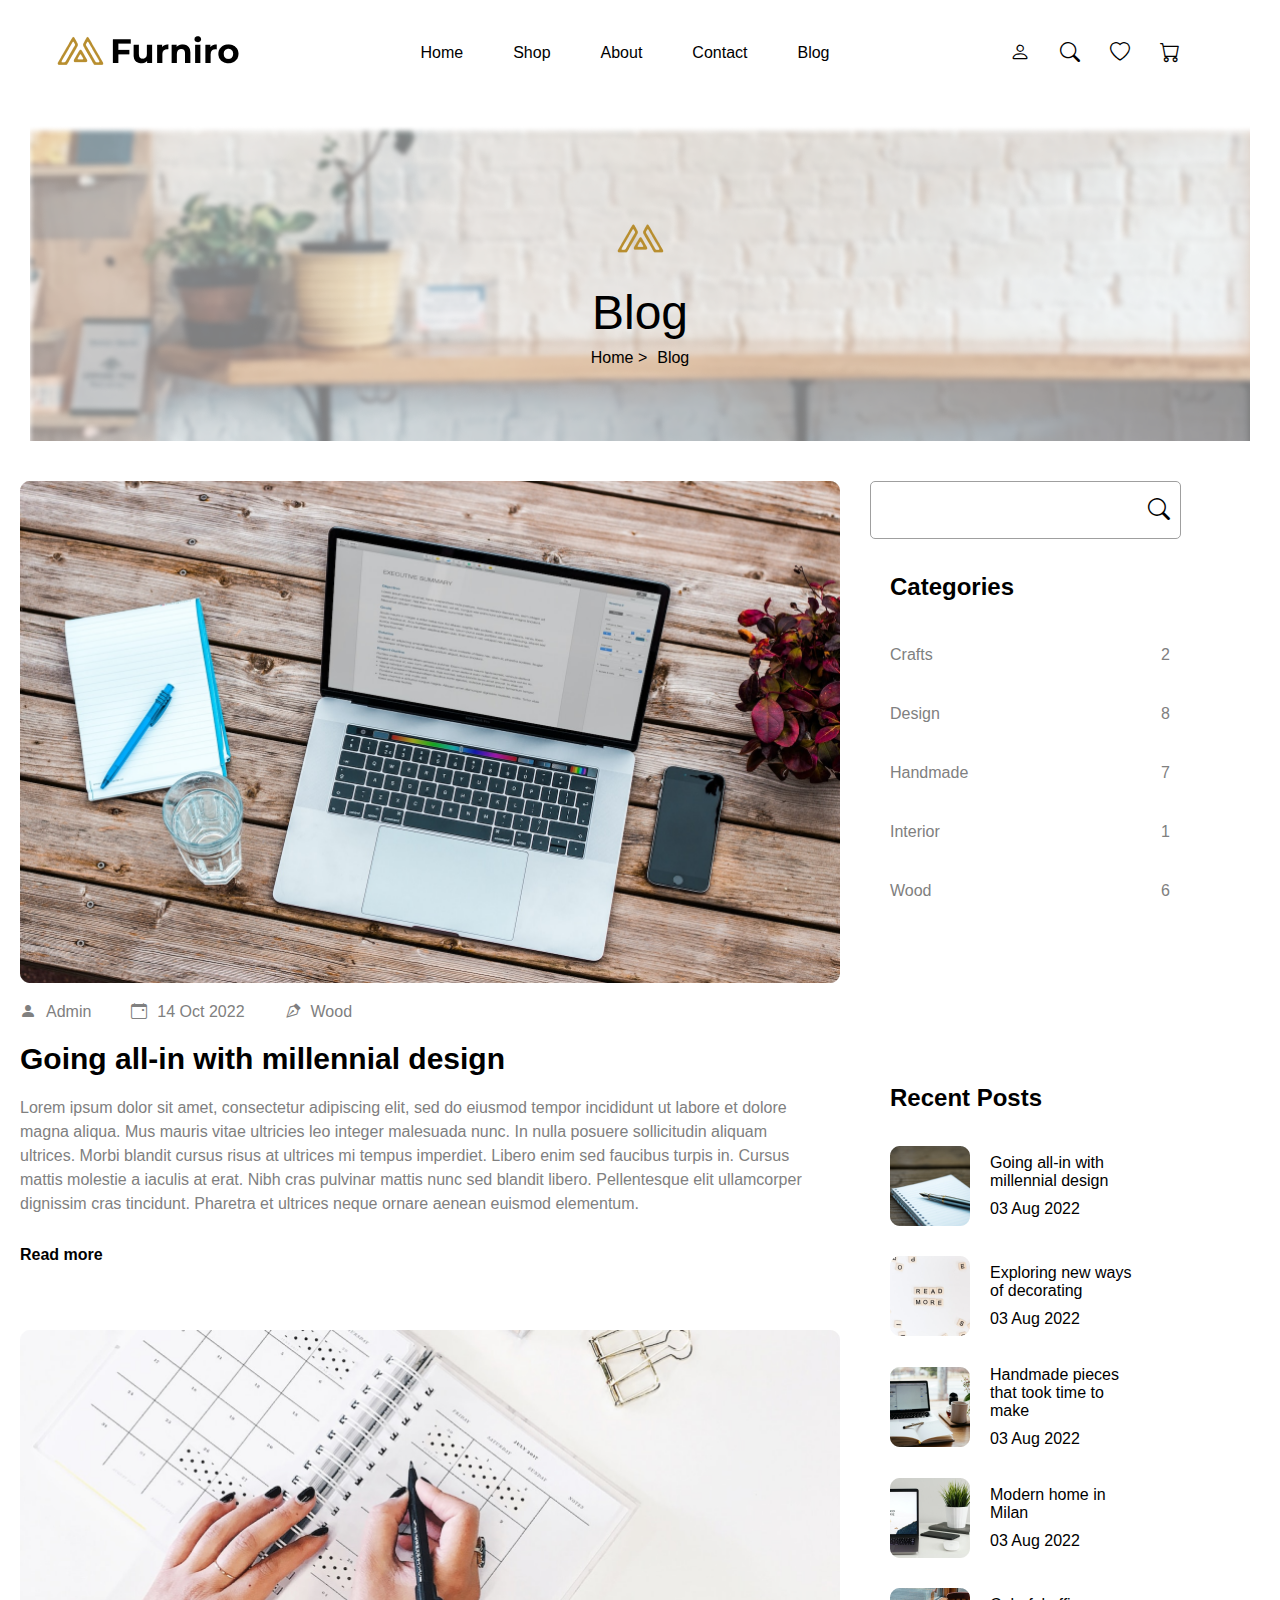
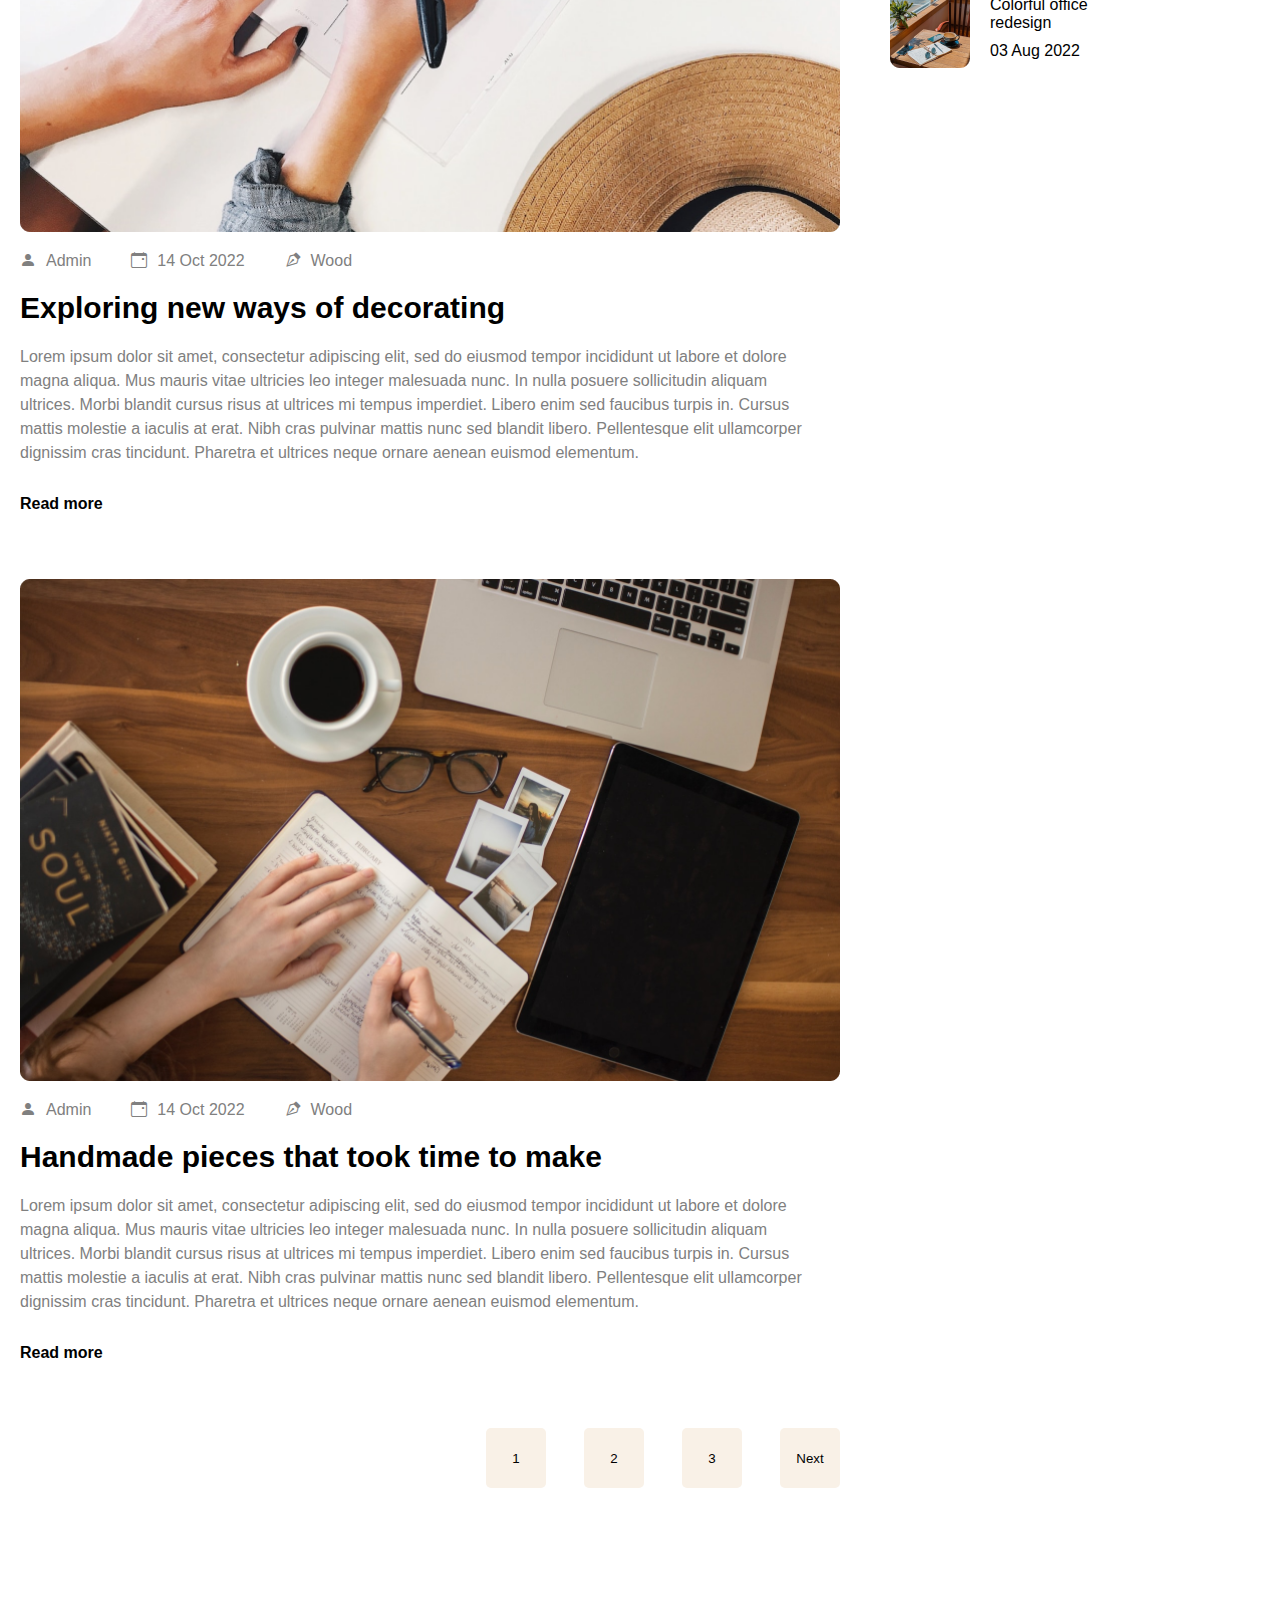
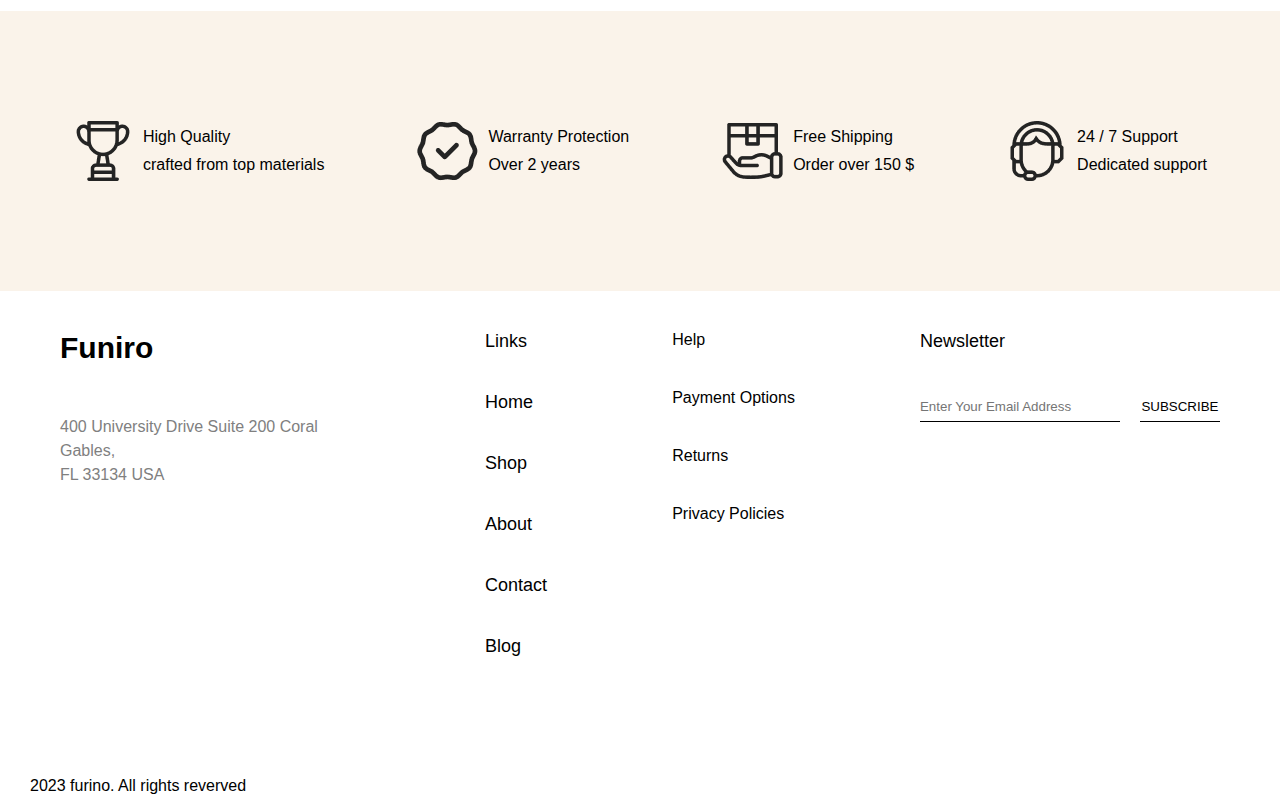
<file: pages/blog/index.html>
<!DOCTYPE html>
<html lang="en">

<head>
    <meta charset="UTF-8">
    <meta name="viewport" content="width=device-width, initial-scale=1.0">
    <title>Blog</title>
    <link rel="stylesheet" href="./css/style.min.css">
    <link rel="stylesheet" href="https://cdn.jsdelivr.net/npm/bootstrap-icons@1.11.3/font/bootstrap-icons.min.css">
</head>

<body>
    <header class="container">
        <a href="#">
            <img class="header_logo" src="../assets/images/Frame 168.png" alt="logo">
        </a>
        <nav>
            <ul class="navbar">
                <li class="item_list">
                    <a href="#" class="item_link">
                        <span>Home</span>
                    </a>
                </li>
                <li class="item_list">
                    <a href="#" class="item_link">
                        <span>Shop</span>
                    </a>
                </li>
                <li class="item_list">
                    <a href="#" class="item_link">
                        <span>About</span>
                    </a>
                </li>
                <li class="item_list">
                    <a href="../contact/index.html" class="item_link">
                        <span>Contact</span>
                    </a>
                </li>
                <li class="item_list">
                    <a href="../blog/index.html" class="item_link">
                        <span>Blog</span>
                    </a>
                </li>
            </ul>
        </nav>
        <div class="icons_content">
            <i class="bi bi-person"></i>
            <i class="bi bi-search"></i>
            <i class="bi bi-heart"></i>
            <i class="bi bi-cart"></i>
        </div>
        <i class="bi bi-list"></i>
    </header>

    <main>
        <div class="hero">
            <img class="hero_logo" src="../assets/images/herologo.png" alt="logo">
            <p class="contact">Blog</p>
            <div class="hero_text_collection">
                <a href="#">
                    <p>Home ></p>
                </a>
                <a href="#">
                    <p>Blog</p>
                </a>
            </div>
        </div>
    </main>

    <section class="card_content">
        <div class="blog_card">
            <div class="blog_card_left">
                <div class="blog_childs">
                    <img class="blogs_img" src="../assets/images/blogimg1.png" alt="img">
                    <div class="blog_icon_content">
                        <div class="icon_contents">
                            <i class="bi bi-person-fill"></i>
                            Admin
                        </div>
                        <div class="icon_contents">
                            <i class="bi bi-calendar-event"></i>
                            14 Oct 2022
                        </div>
                        <div class="icon_contents">
                            <i class="bi bi-vector-pen"></i>
                            Wood
                        </div>
                    </div>
                    <p class="blog_card_text1">Going all-in with millennial design</p>
                    <p class="blog_card_text2">Lorem ipsum dolor sit amet, consectetur adipiscing elit, sed do eiusmod
                        tempor incididunt ut labore et dolore magna aliqua. Mus mauris vitae ultricies leo integer
                        malesuada nunc. In nulla posuere sollicitudin aliquam ultrices. Morbi blandit cursus risus at
                        ultrices mi tempus imperdiet. Libero enim sed faucibus turpis in. Cursus mattis molestie a
                        iaculis at erat. Nibh cras pulvinar mattis nunc sed blandit libero. Pellentesque elit
                        ullamcorper dignissim cras tincidunt. Pharetra et ultrices neque ornare aenean euismod
                        elementum.</p>
                    <p class="blog_card_text3">Read more</p>
                </div>
                <div class="blog_childs">
                    <img class="blogs_img" src="../assets/images/blogimg2.png" alt="img">
                    <div class="blog_icon_content">
                        <div class="icon_contents">
                            <i class="bi bi-person-fill"></i>
                            Admin
                        </div>
                        <div class="icon_contents">
                            <i class="bi bi-calendar-event"></i>
                            14 Oct 2022
                        </div>
                        <div class="icon_contents">
                            <i class="bi bi-vector-pen"></i>
                            Wood
                        </div>
                    </div>
                    <p class="blog_card_text1">Exploring new ways of decorating</p>
                    <p class="blog_card_text2">Lorem ipsum dolor sit amet, consectetur adipiscing elit, sed do eiusmod
                        tempor incididunt ut labore et dolore magna aliqua. Mus mauris vitae ultricies leo integer
                        malesuada nunc. In nulla posuere sollicitudin aliquam ultrices. Morbi blandit cursus risus at
                        ultrices mi tempus imperdiet. Libero enim sed faucibus turpis in. Cursus mattis molestie a
                        iaculis at erat. Nibh cras pulvinar mattis nunc sed blandit libero. Pellentesque elit
                        ullamcorper dignissim cras tincidunt. Pharetra et ultrices neque ornare aenean euismod
                        elementum.</p>
                    <p class="blog_card_text3">Read more</p>
                </div>
                <div class="blog_childs">
                    <img class="blogs_img" src="../assets/images/blogimg3.png" alt="img">
                    <div class="blog_icon_content">
                        <div class="icon_contents">
                            <i class="bi bi-person-fill"></i>
                            Admin
                        </div>
                        <div class="icon_contents">
                            <i class="bi bi-calendar-event"></i>
                            14 Oct 2022
                        </div>
                        <div class="icon_contents">
                            <i class="bi bi-vector-pen"></i>
                            Wood
                        </div>
                    </div>
                    <p class="blog_card_text1">Handmade pieces that took time to make</p>
                    <p class="blog_card_text2">Lorem ipsum dolor sit amet, consectetur adipiscing elit, sed do eiusmod
                        tempor incididunt ut labore et dolore magna aliqua. Mus mauris vitae ultricies leo integer
                        malesuada nunc. In nulla posuere sollicitudin aliquam ultrices. Morbi blandit cursus risus at
                        ultrices mi tempus imperdiet. Libero enim sed faucibus turpis in. Cursus mattis molestie a
                        iaculis at erat. Nibh cras pulvinar mattis nunc sed blandit libero. Pellentesque elit
                        ullamcorper dignissim cras tincidunt. Pharetra et ultrices neque ornare aenean euismod
                        elementum.</p>
                    <p class="blog_card_text3">Read more</p>
                </div>
                <div class="btn_content">
                    <button class="btn_number">1</button>
                    <button class="btn_number">2</button>
                    <button class="btn_number">3</button>
                    <button class="btn_number">Next</button>
                </div>
            </div>

            <div class="blog_card_right">
                <div class="card_right_one">
                    <form class="search_form">
                        <input type="text" required>
                        <button><i class="bi bi-search"></i></button>
                    </form>
                    <p class="categore">Categories</p>
                    <div class="num">
                        <p class="num_text">Crafts</p>
                        <p class="num_text">2</p>
                    </div>
                    <div class="num">
                        <p class="num_text">Design</p>
                        <p class="num_text">8</p>
                    </div>
                    <div class="num">
                        <p class="num_text">Handmade</p>
                        <p class="num_text">7</p>
                    </div>
                    <div class="num">
                        <p class="num_text">Interior</p>
                        <p class="num_text">1</p>
                    </div>
                    <div class="num">
                        <p class="num_text">Wood</p>
                        <p class="num_text">6</p>
                    </div>
                </div>
                <div class="card_right_two">
                    <p class="recent">Recent Posts</p>
                    <div class="post_card">
                        <img class="post_img" src="../assets/images/sm1.png" alt="img">
                        <div class="post_text_content">
                            <p class="post_text1">Going all-in with millennial design</p>
                            <p class="post_text2">03 Aug 2022</p>
                        </div>
                    </div>
                    <div class="post_card">
                        <img class="post_img" src="../assets/images/sm2.png" alt="img">
                        <div class="post_text_content">
                            <p class="post_text1">Exploring new ways of decorating</p>
                            <p class="post_text2">03 Aug 2022</p>
                        </div>
                    </div>
                    <div class="post_card">
                        <img class="post_img" src="../assets/images/sm3.png" alt="img">
                        <div class="post_text_content">
                            <p class="post_text1">Handmade pieces that took time to make</p>
                            <p class="post_text2">03 Aug 2022</p>
                        </div>
                    </div>
                    <div class="post_card">
                        <img class="post_img" src="../assets/images/sm4.png" alt="img">
                        <div class="post_text_content">
                            <p class="post_text1">Modern home in Milan</p>
                            <p class="post_text2">03 Aug 2022</p>
                        </div>
                    </div>
                    <div class="post_card">
                        <img class="post_img" src="../assets/images/sm5.png" alt="img">
                        <div class="post_text_content">
                            <p class="post_text1">Colorful office redesign</p>
                            <p class="post_text2">03 Aug 2022</p>
                        </div>
                    </div>
                </div>
            </div>
        </div>
    </section>

    <section class="links">
        <div class="links_collection">
            <div class="links_child">
                <img class="links_images" src="../assets/images/links1.png" alt="links_images">
                <div class="quality_content">
                    <p class="quality_text1">High Quality</p>
                    <p class="quality_text2">crafted from top materials</p>
                </div>
            </div>
            <div class="links_child">
                <img class="links_images" src="../assets/images/links2.png" alt="links_images">
                <div class="quality_content">
                    <p class="quality_text1">Warranty Protection</p>
                    <p class="quality_text2">Over 2 years</p>
                </div>
            </div>
            <div class="links_child">
                <img class="links_images" src="../assets/images/links3.png" alt="links_images">
                <div class="quality_content">
                    <p class="quality_text1">Free Shipping</p>
                    <p class="quality_text2">Order over 150 $</p>
                </div>
            </div>
            <div class="links_child">
                <img class="links_images" src="../assets/images/links4.png" alt="links_images">
                <div class="quality_content">
                    <p class="quality_text1">24 / 7 Support</p>
                    <p class="quality_text2">Dedicated support</p>
                </div>
            </div>
        </div>

    </section>

    <footer class="footer_big">
        <div class="footer">
            <div class="footer_child1">
                <p class="footer_logo">Funiro</p>
                <p class="footer_one_text">400 University Drive Suite 200 Coral Gables,
                    <br>FL 33134 USA
                </p>
            </div>
            <div class="footer_child2">
                <p class="footer_link">
                    <a href="#">
                        <span>Links</span>
                    </a>
                </p>
                <p class="footer_link">
                    <a href="#">
                        <span>Home</span>
                    </a>
                </p>
                <p class="footer_link">
                    <a href="#">
                        <span>Shop</span>
                    </a>
                </p>
                <p class="footer_link">
                    <a href="#">
                        <span>About</span>
                    </a>
                </p>
                <p class="footer_link">
                    <a href="../contact/index.html">
                        <span>Contact</span>
                    </a>
                </p>
                <p class="footer_link">
                    <a href="../blog/index.html">
                        <span>Blog</span>
                    </a>
                </p>
            </div>
            <div class="footer_child3">
                <p class="footer_there_text">Help</p>
                <p class="footer_there_text">Payment Options</p>
                <p class="footer_there_text">Returns</p>
                <p class="footer_there_text">Privacy Policies</p>
            </div>
            <div class="footer_child4">
                <p class="footer_four_text">Newsletter</p>
                <form class="footer_form">
                    <input type="email" placeholder="Enter Your Email Address" required>
                    <button>SUBSCRIBE</button>
                </form>
            </div>
        </div>
        <div class="footer_bottom">
            <p>
                2023 furino. All rights reverved
            </p>
        </div>
    </footer>
</body>

</html>
</file>
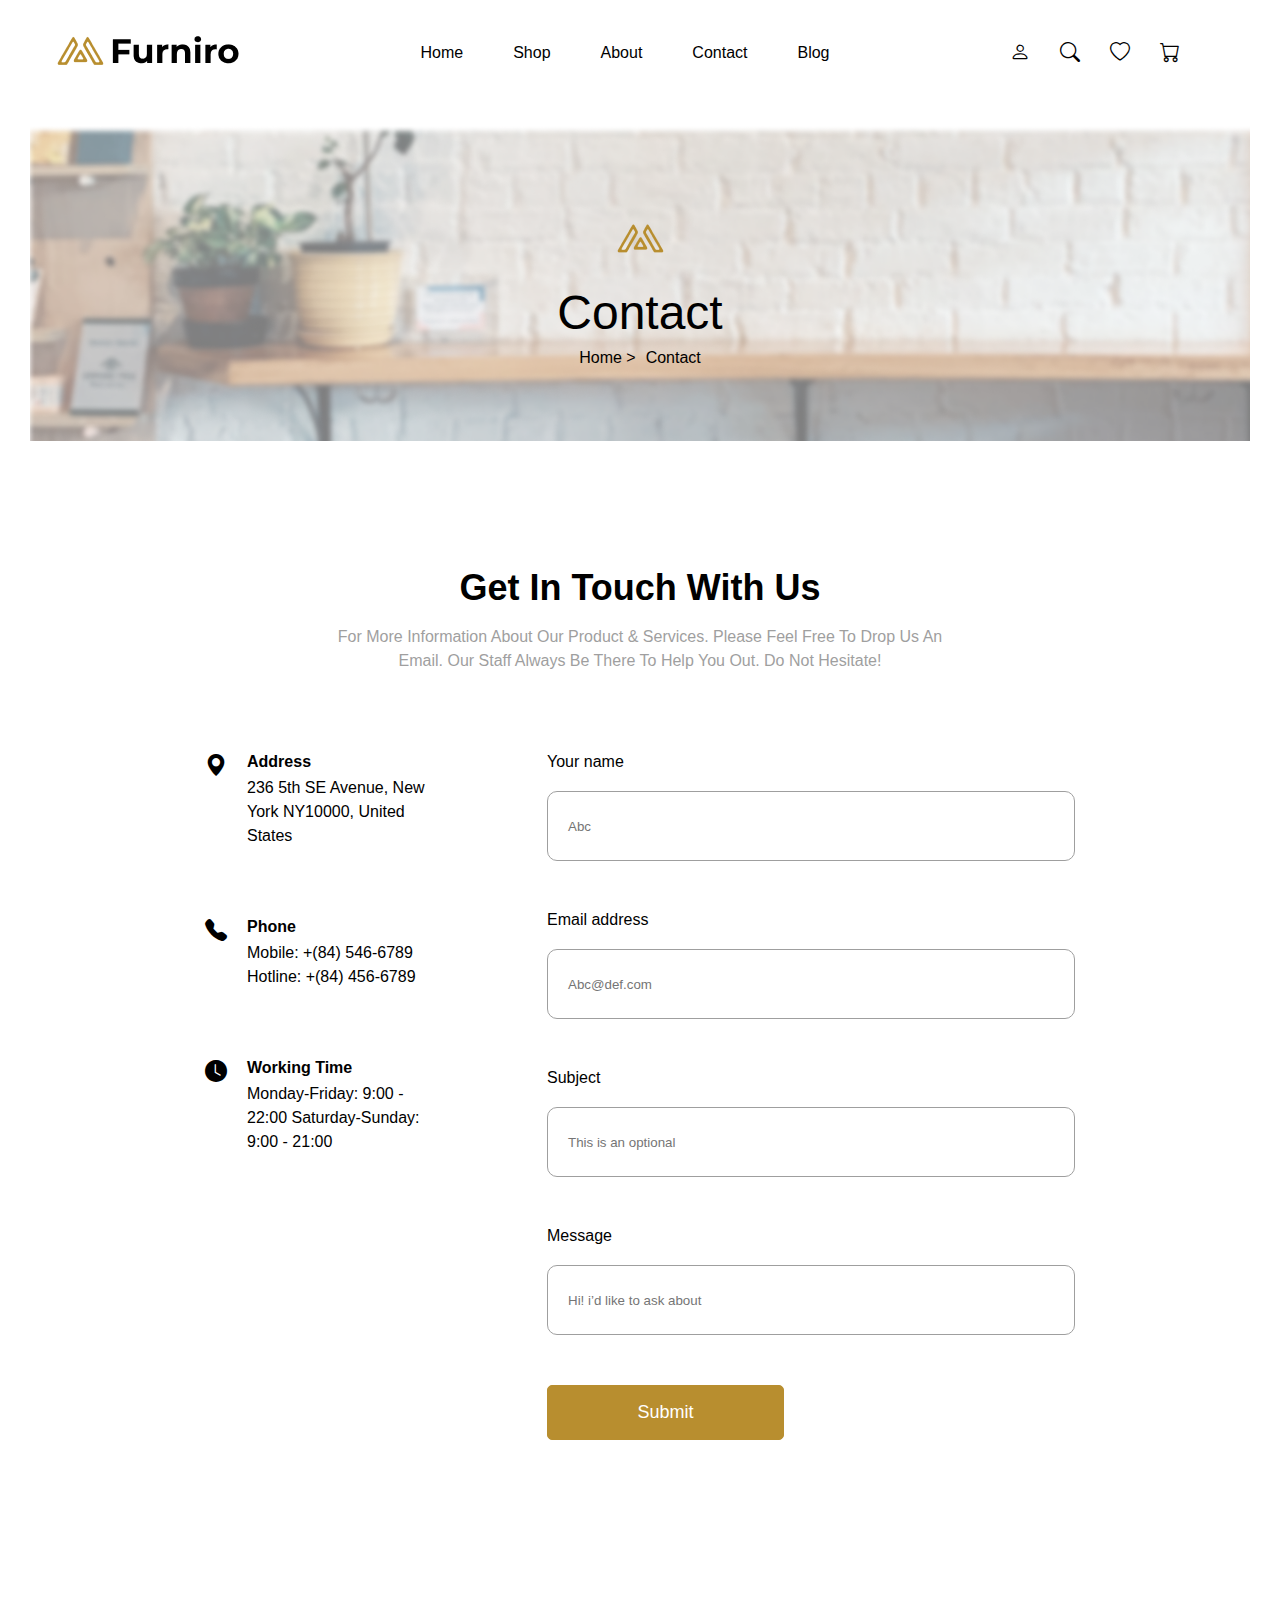
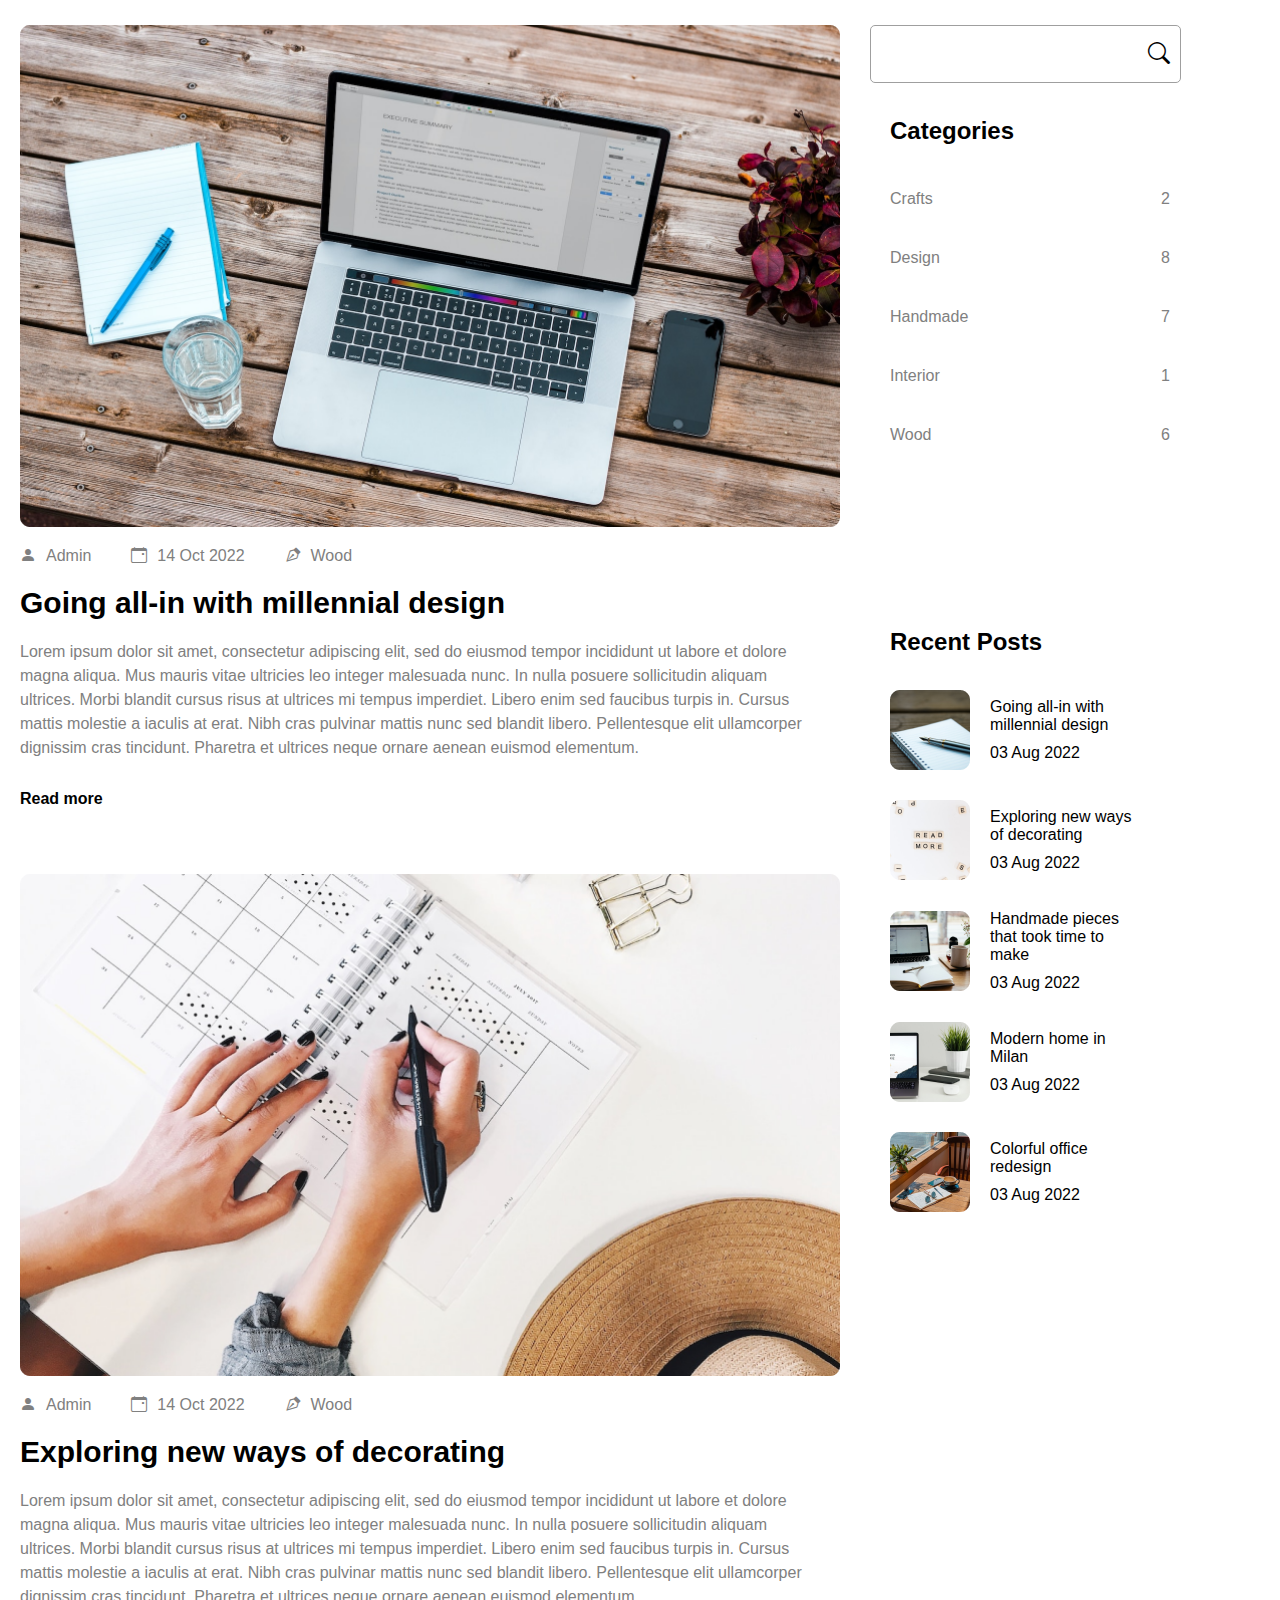
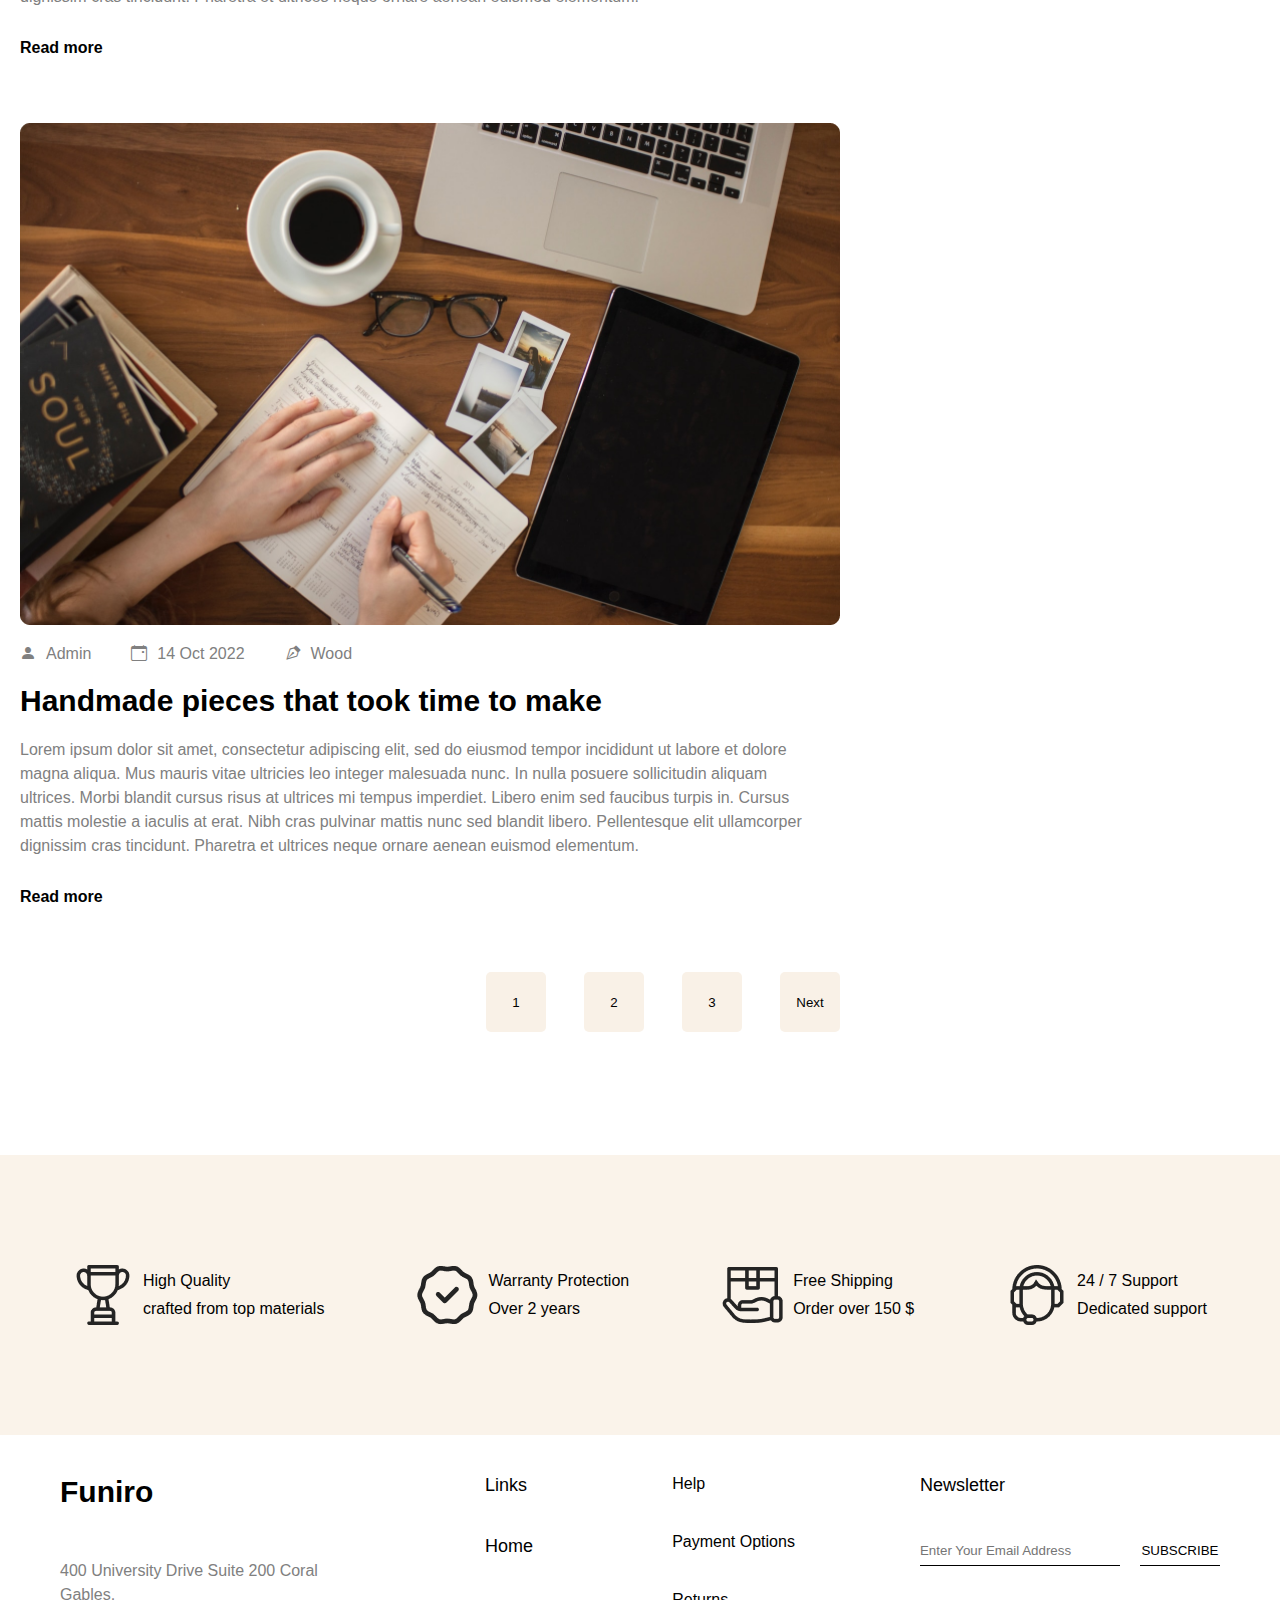
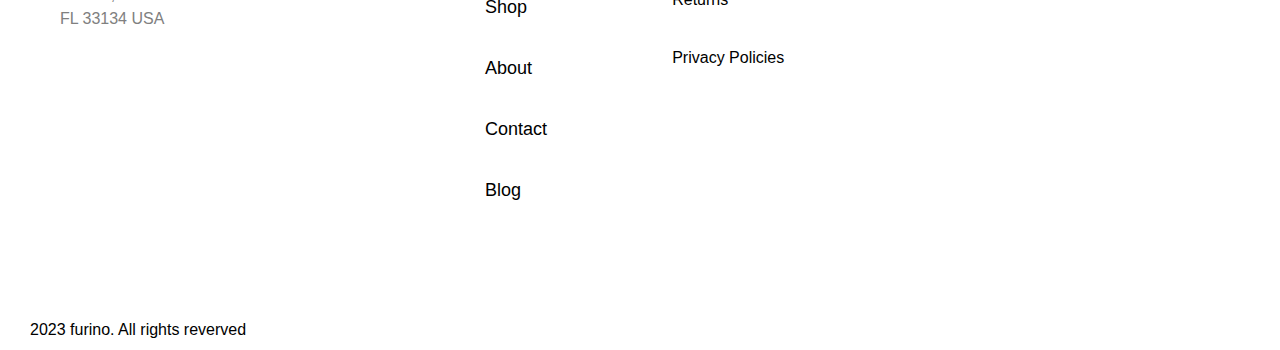
<file: pages/contact/index.html>
<!DOCTYPE html>
<html lang="en">

<head>
    <meta charset="UTF-8">
    <meta name="viewport" content="width=device-width, initial-scale=1.0">
    <title>Contact</title>
    <link rel="stylesheet" href="./css/style.min.css">
    <link rel="stylesheet" href="https://cdn.jsdelivr.net/npm/bootstrap-icons@1.11.3/font/bootstrap-icons.min.css">
</head>

<body>
    <header class="container">
        <a href="#">
            <img class="header_logo" src="../assets/images/Frame 168.png" alt="logo">
        </a>
        <nav>
            <ul class="navbar">
                <li class="item_list">
                    <a href="#" class="item_link">
                        <span>Home</span>
                    </a>
                </li>
                <li class="item_list">
                    <a href="#" class="item_link">
                        <span>Shop</span>
                    </a>
                </li>
                <li class="item_list">
                    <a href="#" class="item_link">
                        <span>About</span>
                    </a>
                </li>
                <li class="item_list">
                    <a href="../contact/index.html" class="item_link">
                        <span>Contact</span>
                    </a>
                </li>
                <li class="item_list">
                    <a href="../blog/index.html" class="item_link">
                        <span>Blog</span>
                    </a>
                </li>
            </ul>
        </nav>
        <div class="icons_content">
            <i class="bi bi-person"></i>
            <i class="bi bi-search"></i>
            <i class="bi bi-heart"></i>
            <i class="bi bi-cart"></i>
        </div>
        <i class="bi bi-list"></i>
    </header>

    <main>
        <div class="hero">
            <img class="hero_logo" src="../assets/images/herologo.png" alt="logo">
            <p class="contact">Contact</p>
            <div class="hero_text_collection">
                <a href="#">
                    <p>Home ></p>
                </a>
                <a href="#">
                    <p>Contact</p>
                </a>
            </div>
        </div>
    </main>

    <section class="touch">
        <p class="touch_text1">Get In Touch With Us</p>
        <p class="touch_text2">For More Information About Our Product & Services. Please Feel Free To Drop Us An Email.
            Our Staff Always Be There To Help You Out. Do Not Hesitate!
        </p>
        <div class="touch_forma">
            <div class="touch_left">
                <div class="touch_left_childs">
                    <i class="bi bi-geo-alt-fill"></i>
                    <div class="icon_text_content">
                        <p class="icon_text1">Address</p>
                        <p class="icon_text2">236 5th SE Avenue, New York NY10000, United States</p>
                    </div>
                </div>
                <div class="touch_left_childs">
                    <i class="bi bi-telephone-fill"></i>
                    <div class="icon_text_content">
                        <p class="icon_text1">Phone</p>
                        <p class="icon_text2">
                            Mobile: +(84) 546-6789
                            Hotline: +(84) 456-6789
                        </p>
                    </div>
                </div>
                <div class="touch_left_childs">
                    <i class="bi bi-clock-fill"></i>
                    <div class="icon_text_content">
                        <p class="icon_text1">Working Time</p>
                        <p class="icon_text2">Monday-Friday: 9:00 - 22:00
                            Saturday-Sunday: 9:00 - 21:00</p>
                    </div>
                </div>
            </div>
            <form class="touch_right">
                <div class="form_child">
                    <p class="input_text">Your name</p>
                    <input type="text" placeholder="Abc" required>
                </div>
                <div class="form_child">
                    <p class="input_text">Email address</p>
                    <input type="email" placeholder="Abc@def.com">
                </div>
                <div class="form_child">
                    <p class="input_text">Subject</p>
                    <input type="text" placeholder="This is an optional">
                </div>
                <div class="form_child">
                    <p class="input_text">Message</p>
                    <input type="text" placeholder="Hi! i’d like to ask about">
                </div>
                <button class="btn">Submit</button>
            </form>
        </div>
    </section>

    <section class="card_content">
        <div class="blog_card">
            <div class="blog_card_left">
                <div class="blog_childs">
                    <img class="blogs_img" src="../assets/images/blogimg1.png" alt="img">
                    <div class="blog_icon_content">
                        <div class="icon_contents">
                            <i class="bi bi-person-fill"></i>
                            Admin
                        </div>
                        <div class="icon_contents">
                            <i class="bi bi-calendar-event"></i>
                            14 Oct 2022
                        </div>
                        <div class="icon_contents">
                            <i class="bi bi-vector-pen"></i>
                            Wood
                        </div>
                    </div>
                    <p class="blog_card_text1">Going all-in with millennial design</p>
                    <p class="blog_card_text2">Lorem ipsum dolor sit amet, consectetur adipiscing elit, sed do eiusmod
                        tempor incididunt ut labore et dolore magna aliqua. Mus mauris vitae ultricies leo integer
                        malesuada nunc. In nulla posuere sollicitudin aliquam ultrices. Morbi blandit cursus risus at
                        ultrices mi tempus imperdiet. Libero enim sed faucibus turpis in. Cursus mattis molestie a
                        iaculis at erat. Nibh cras pulvinar mattis nunc sed blandit libero. Pellentesque elit
                        ullamcorper dignissim cras tincidunt. Pharetra et ultrices neque ornare aenean euismod
                        elementum.</p>
                    <p class="blog_card_text3">Read more</p>
                </div>
                <div class="blog_childs">
                    <img class="blogs_img" src="../assets/images/blogimg2.png" alt="img">
                    <div class="blog_icon_content">
                        <div class="icon_contents">
                            <i class="bi bi-person-fill"></i>
                            Admin
                        </div>
                        <div class="icon_contents">
                            <i class="bi bi-calendar-event"></i>
                            14 Oct 2022
                        </div>
                        <div class="icon_contents">
                            <i class="bi bi-vector-pen"></i>
                            Wood
                        </div>
                    </div>
                    <p class="blog_card_text1">Exploring new ways of decorating</p>
                    <p class="blog_card_text2">Lorem ipsum dolor sit amet, consectetur adipiscing elit, sed do eiusmod
                        tempor incididunt ut labore et dolore magna aliqua. Mus mauris vitae ultricies leo integer
                        malesuada nunc. In nulla posuere sollicitudin aliquam ultrices. Morbi blandit cursus risus at
                        ultrices mi tempus imperdiet. Libero enim sed faucibus turpis in. Cursus mattis molestie a
                        iaculis at erat. Nibh cras pulvinar mattis nunc sed blandit libero. Pellentesque elit
                        ullamcorper dignissim cras tincidunt. Pharetra et ultrices neque ornare aenean euismod
                        elementum.</p>
                    <p class="blog_card_text3">Read more</p>
                </div>
                <div class="blog_childs">
                    <img class="blogs_img" src="../assets/images/blogimg3.png" alt="img">
                    <div class="blog_icon_content">
                        <div class="icon_contents">
                            <i class="bi bi-person-fill"></i>
                            Admin
                        </div>
                        <div class="icon_contents">
                            <i class="bi bi-calendar-event"></i>
                            14 Oct 2022
                        </div>
                        <div class="icon_contents">
                            <i class="bi bi-vector-pen"></i>
                            Wood
                        </div>
                    </div>
                    <p class="blog_card_text1">Handmade pieces that took time to make</p>
                    <p class="blog_card_text2">Lorem ipsum dolor sit amet, consectetur adipiscing elit, sed do eiusmod
                        tempor incididunt ut labore et dolore magna aliqua. Mus mauris vitae ultricies leo integer
                        malesuada nunc. In nulla posuere sollicitudin aliquam ultrices. Morbi blandit cursus risus at
                        ultrices mi tempus imperdiet. Libero enim sed faucibus turpis in. Cursus mattis molestie a
                        iaculis at erat. Nibh cras pulvinar mattis nunc sed blandit libero. Pellentesque elit
                        ullamcorper dignissim cras tincidunt. Pharetra et ultrices neque ornare aenean euismod
                        elementum.</p>
                    <p class="blog_card_text3">Read more</p>
                </div>
                <div class="btn_content">
                    <button class="btn_number">1</button>
                    <button class="btn_number">2</button>
                    <button class="btn_number">3</button>
                    <button class="btn_number">Next</button>
                </div>
            </div>

            <div class="blog_card_right">
                <div class="card_right_one">
                    <form class="search_form">
                        <input type="text" required>
                        <button><i class="bi bi-search"></i></button>
                    </form>
                    <p class="categore">Categories</p>
                    <div class="num">
                        <p class="num_text">Crafts</p>
                        <p class="num_text">2</p>
                    </div>
                    <div class="num">
                        <p class="num_text">Design</p>
                        <p class="num_text">8</p>
                    </div>
                    <div class="num">
                        <p class="num_text">Handmade</p>
                        <p class="num_text">7</p>
                    </div>
                    <div class="num">
                        <p class="num_text">Interior</p>
                        <p class="num_text">1</p>
                    </div>
                    <div class="num">
                        <p class="num_text">Wood</p>
                        <p class="num_text">6</p>
                    </div>
                </div>
                <div class="card_right_two">
                    <p class="recent">Recent Posts</p>
                    <div class="post_card">
                        <img class="post_img" src="../assets/images/sm1.png" alt="img">
                        <div class="post_text_content">
                            <p class="post_text1">Going all-in with millennial design</p>
                            <p class="post_text2">03 Aug 2022</p>
                        </div>
                    </div>
                    <div class="post_card">
                        <img class="post_img" src="../assets/images/sm2.png" alt="img">
                        <div class="post_text_content">
                            <p class="post_text1">Exploring new ways of decorating</p>
                            <p class="post_text2">03 Aug 2022</p>
                        </div>
                    </div>
                    <div class="post_card">
                        <img class="post_img" src="../assets/images/sm3.png" alt="img">
                        <div class="post_text_content">
                            <p class="post_text1">Handmade pieces that took time to make</p>
                            <p class="post_text2">03 Aug 2022</p>
                        </div>
                    </div>
                    <div class="post_card">
                        <img class="post_img" src="../assets/images/sm4.png" alt="img">
                        <div class="post_text_content">
                            <p class="post_text1">Modern home in Milan</p>
                            <p class="post_text2">03 Aug 2022</p>
                        </div>
                    </div>
                    <div class="post_card">
                        <img class="post_img" src="../assets/images/sm5.png" alt="img">
                        <div class="post_text_content">
                            <p class="post_text1">Colorful office redesign</p>
                            <p class="post_text2">03 Aug 2022</p>
                        </div>
                    </div>
                </div>
            </div>
        </div>
    </section>

    <section class="links">
        <div class="links_collection">
            <div class="links_child">
                <img class="links_images" src="../assets/images/links1.png" alt="links_images">
                <div class="quality_content">
                    <p class="quality_text1">High Quality</p>
                    <p class="quality_text2">crafted from top materials</p>
                </div>
            </div>
            <div class="links_child">
                <img class="links_images" src="../assets/images/links2.png" alt="links_images">
                <div class="quality_content">
                    <p class="quality_text1">Warranty Protection</p>
                    <p class="quality_text2">Over 2 years</p>
                </div>
            </div>
            <div class="links_child">
                <img class="links_images" src="../assets/images/links3.png" alt="links_images">
                <div class="quality_content">
                    <p class="quality_text1">Free Shipping</p>
                    <p class="quality_text2">Order over 150 $</p>
                </div>
            </div>
            <div class="links_child">
                <img class="links_images" src="../assets/images/links4.png" alt="links_images">
                <div class="quality_content">
                    <p class="quality_text1">24 / 7 Support</p>
                    <p class="quality_text2">Dedicated support</p>
                </div>
            </div>
        </div>

    </section>

    <footer class="footer_big">
        <div class="footer">
            <div class="footer_child1">
                <p class="footer_logo">Funiro</p>
                <p class="footer_one_text">400 University Drive Suite 200 Coral Gables,
                    <br>FL 33134 USA
                </p>
            </div>
            <div class="footer_child2">
                <p class="footer_link">
                    <a href="#">
                        <span>Links</span>
                    </a>
                </p>
                <p class="footer_link">
                    <a href="#">
                        <span>Home</span>
                    </a>
                </p>
                <p class="footer_link">
                    <a href="#">
                        <span>Shop</span>
                    </a>
                </p>
                <p class="footer_link">
                    <a href="#">
                        <span>About</span>
                    </a>
                </p>
                <p class="footer_link">
                    <a href="#">
                        <span>Contact</span>
                    </a>
                </p>
                <p class="footer_link">
                    <a href="../blog/index.html">
                        <span>Blog</span>
                    </a>
                </p>
            </div>
            <div class="footer_child3">
                <p class="footer_there_text">Help</p>
                <p class="footer_there_text">Payment Options</p>
                <p class="footer_there_text">Returns</p>
                <p class="footer_there_text">Privacy Policies</p>
            </div>
            <div class="footer_child4">
                <p class="footer_four_text">Newsletter</p>
                <form class="footer_form">
                    <input type="email" placeholder="Enter Your Email Address" required>
                    <button>SUBSCRIBE</button>
                </form>
            </div>
        </div>
        <div class="footer_bottom">
            <p>
                2023 furino. All rights reverved
            </p>
        </div>
    </footer>

    <script src="../../js/app.js"></script>
</body>

</html>
</file>
<file: pages/blog/css/style.min.css>
*{padding:0;margin:0;box-sizing:border-box;font-family:sans-serif}a{color:inherit;text-decoration:none}.container{max-width:1440px;padding:30px 100px 30px 55px;margin:0 auto;display:flex;align-items:center;justify-content:space-between;background-color:#fff}.container .header_logo{max-width:100%}.container .navbar{display:flex;align-items:center;justify-content:center;gap:50px;list-style-type:none}.container .navbar .item_list{font-size:16px;font-weight:500;line-height:24px;text-align:left;color:#000;transition:.5s}.container .navbar .item_list:hover{color:blue;transition:.5s}.container .icons_content{display:flex;align-items:center;justify-content:center;gap:30px;font-size:20px;cursor:pointer}.container .bi-list{font-size:24px;color:#000;display:none}@media(max-width: 1200px){.container{padding:20px 30px}}@media(max-width: 971px){.container .navbar{gap:30px}.container .icons_content{gap:20px}}@media(max-width: 810px){.container .navbar{display:none}}@media(max-width: 510px){.container{padding:20px}.container .icons_content{display:none}.container .bi-list{display:block}}main{padding:20px 30px}main .hero{max-width:1440px;height:316px;margin:0 auto;background-image:url("../../assets/images/Rectangle 1.png");-o-object-fit:cover;object-fit:cover;display:flex;align-items:center;justify-content:center;flex-direction:column;padding:10px 20px}main .hero .hero_logo{max-width:77px}main .hero .contact{font-size:48px;font-weight:500;line-height:72px;text-align:left;color:#000}main .hero .hero_text_collection{display:flex;gap:10px}main .hero .hero_text_collection>p{color:#000;font-size:20px}.touch{max-width:1440px;height:1144px;margin:0 auto;padding:100px 191px 20px 191px;flex-direction:column;display:flex;align-items:center}.touch .touch_text1{font-size:36px;font-weight:600;line-height:54px;color:#000;text-align:center}.touch .touch_text2{max-width:644px;font-size:16px;font-weight:400;line-height:24px;text-align:center;color:#9f9f9f;margin-top:10px}.touch .touch_forma{display:flex;gap:100px;margin-top:80px}.touch .touch_forma .touch_left{flex-direction:column;display:flex;gap:70px}.touch .touch_forma .touch_left .touch_left_childs{display:flex;gap:20px}.touch .touch_forma .touch_left .touch_left_childs .icon_text_content{display:flex;flex-direction:column;gap:5px}.touch .touch_forma .touch_left .touch_left_childs .icon_text_content .icon_text1{font-weight:700;color:#000}.touch .touch_forma .touch_left .touch_left_childs .icon_text_content .icon_text2{max-width:200px;color:#000;line-height:24px}.touch .touch_forma .touch_left .touch_left_childs i{font-size:22px}.touch .touch_forma .touch_right{display:flex;gap:50px;flex-direction:column}.touch .touch_forma .touch_right .form_child{display:flex;flex-direction:column;gap:20px}.touch .touch_forma .touch_right .form_child input{width:528px;height:70px;border-radius:10px;border:1px solid #9f9f9f;outline:none;text-indent:20px}.touch .touch_forma .touch_right button{width:237px;height:55px;border-radius:5px;border:1px solid #b88e2f;background-color:#b88e2f;transition:.5s;color:#fff;font-size:18px}.touch .touch_forma .touch_right button:hover{background:none;transition:.5s;color:#b88e2f}@media(max-width: 1241px){.touch{padding:20px 30px;height:auto}}@media(max-width: 911px){.touch_forma{flex-direction:column}}@media(max-width: 571px){.touch .touch_forma .touch_left{align-items:center;justify-content:center}.touch .touch_forma .touch_right .form_child input{width:428px}}@media(max-width: 461px){.touch .touch_text1{font-size:26px}.touch .touch_text2{font-size:14px}.touch .touch_forma .touch_right .form_child input{width:300px;height:50px}.touch .touch_forma .touch_right button{width:300px}}.links{padding:10px 20px;background:#faf3ea;width:100%}.links .links_collection{max-width:1440px;padding:100px 53px;margin:0 auto;display:flex;align-items:center;justify-content:space-between;gap:25px}.links .links_collection .links_child{display:flex;align-items:center;justify-content:center;gap:10px}.links .links_collection .links_child .links_images{max-width:100px}.links .links_collection .links_child .quality_content{display:flex;flex-direction:column;gap:10px}@media(max-width: 1200px){.links_collection{padding:10px 10px;flex-wrap:wrap}}.card_content{padding:100px}.card_content .blog_card{max-width:1400px;height:2710px;margin:0 auto;display:flex;gap:30px}.card_content .blog_card .blog_card_left{display:flex;flex-direction:column;gap:55px}.card_content .blog_card .blog_card_left .blog_childs{width:820px;height:794px;display:flex;flex-direction:column}.card_content .blog_card .blog_card_left .blog_childs .blogs_img{width:100%}.card_content .blog_card .blog_card_left .blog_childs .blog_icon_content{display:flex;align-items:center;gap:40px;color:gray;margin-top:20px}.card_content .blog_card .blog_card_left .blog_childs .blog_icon_content .icon_contents{display:flex;gap:10px}.card_content .blog_card .blog_card_left .blog_childs .blog_card_text1{font-size:30px;font-weight:700;line-height:45px;color:#000;margin-top:15px}.card_content .blog_card .blog_card_left .blog_childs .blog_card_text2{max-width:800px;color:gray;font-size:16px;line-height:24px;margin-top:15px}.card_content .blog_card .blog_card_left .blog_childs .blog_card_text3{font-size:16px;color:#000;font-weight:700;margin-top:30px}.card_content .blog_card .blog_card_left .btn_content{display:flex;align-items:end;justify-content:end;gap:38px}.card_content .blog_card .blog_card_left .btn_content .btn_number{width:60px;height:60px;border-radius:5px;background:#f9f1e7;border:rgba(0,0,0,0);transition:.5s;color:#000}.card_content .blog_card .blog_card_left .btn_content .btn_number:hover{background-color:#b88e2f;transition:.5s;color:#fff}.card_content .blog_card .blog_card_right{display:flex;flex-direction:column;gap:150px}.card_content .blog_card .blog_card_right .card_right_one .search_form{width:311px;height:58px;border:1px solid #9f9f9f;border-radius:5px;display:flex;padding:0px 10px}.card_content .blog_card .blog_card_right .card_right_one .search_form>input{display:flex;flex:1;border:rgba(0,0,0,0);outline:none;font-size:16px}.card_content .blog_card .blog_card_right .card_right_one .search_form>button{font-size:22px;background:none;border:none}.card_content .blog_card .blog_card_right .card_right_one .categore{font-size:24px;font-weight:700;line-height:36px;color:#000;margin-top:30px;margin-left:20px}.card_content .blog_card .blog_card_right .card_right_one .num{width:280px;display:flex;justify-content:space-between;margin-left:20px;margin-top:41px;color:gray}.card_content .blog_card .blog_card_right .card_right_two .recent{font-size:24px;font-weight:700;line-height:36px;color:#000;margin-top:30px;margin-left:20px}.card_content .blog_card .blog_card_right .card_right_two .post_card{display:flex;align-items:center;gap:20px;margin-left:20px;margin-top:30px}.card_content .blog_card .blog_card_right .card_right_two .post_card .post_img{width:80px;height:80px}.card_content .blog_card .blog_card_right .card_right_two .post_card .post_text_content{display:flex;flex-direction:column;gap:10px}.card_content .blog_card .blog_card_right .card_right_two .post_card .post_text_content .post_text1{max-width:150px}@media(max-width: 1390px){.card_content{padding:20px}}@media(max-width: 1250px){.card_content .blog_card{align-items:center;justify-content:center;flex-direction:column;height:auto}.card_content .blog_card .blog_card_right{flex-direction:row;margin-top:100px}}@media(max-width: 920px){.card_content .blog_card .blog_card_left .blog_childs{padding:0px 10px;width:auto}.card_content .blog_card .blog_card_left .blog_childs .blogs_img{max-width:100%;height:100%}}@media(max-width: 780px){.card_content .blog_card .blog_card_right{flex-direction:column}}@media(max-width: 420px){.card_content .blog_card .blog_card_right .card_right_one .search_form{display:none}.card_content .blog_card .blog_card_left .blog_childs .blog_icon_content :nth-child(2){display:none}.card_content .blog_card .blog_card_left .btn_content{display:none}}.footer_big{display:flex;flex-direction:column;max-width:1440px;height:auto;padding:50px 100px;margin:0 auto;gap:50px}.footer_big .footer{max-width:1440px;display:flex;justify-content:space-between;padding:50px 30px}.footer_big .footer .footer_child1 .footer_logo{font-size:30px;font-weight:700;color:#000;margin-bottom:50px}.footer_big .footer .footer_child1 .footer_one_text{max-width:300px;color:gray;line-height:24px}.footer_big .footer .footer_child2{display:flex;flex-direction:column;gap:40px}.footer_big .footer .footer_child2 .footer_link{font-size:18px;color:#000;transition:.5s}.footer_big .footer .footer_child2 .footer_link:hover{color:blue;transition:.5s}.footer_big .footer .footer_child3{display:flex;flex-direction:column;gap:40px}.footer_big .footer .footer_child3 .footer_link{font-size:18px;color:#000;transition:.5s}.footer_big .footer .footer_child3 .footer_link:hover{color:blue;transition:.5s}.footer_big .footer .footer_child4{display:flex;flex-direction:column;gap:40px}.footer_big .footer .footer_child4 .footer_four_text{color:#000;font-size:18px}.footer_big .footer .footer_child4 .footer_form{display:flex;gap:20px}.footer_big .footer .footer_child4 .footer_form input{width:200px;height:30px;border:rgba(0,0,0,0);border-bottom:1px solid #000;outline:none}.footer_big .footer .footer_child4 .footer_form button{width:80px;height:30px;border:rgba(0,0,0,0);border-bottom:1px solid #000;background:none;color:#000}.footer_big .footer_bottom{width:1240px;height:59px;margin:0 auto;border:rgba(0,0,0,0);border-top:1px solid gray}.footer_big .footer_bottom>p{margin-top:50px}@media(max-width: 1370px){.footer_big{padding:20px 30px}.footer_big .footer{flex-wrap:wrap;gap:50px;padding:20px 30px}.footer_big .footer_bottom{max-width:100%;border:rgba(0,0,0,0)}}@media(max-width: 740px){.footer_big .footer{flex-direction:column}}@media(max-width: 500px){.footer_big .footer .footer_child4 .footer_form{flex-direction:column}}/*# sourceMappingURL=style.min.css.map */
</file>
<file: pages/contact/css/style.min.css>
*{padding:0;margin:0;box-sizing:border-box;font-family:sans-serif}a{color:inherit;text-decoration:none}.container{max-width:1440px;padding:30px 100px 30px 55px;margin:0 auto;display:flex;align-items:center;justify-content:space-between;background-color:#fff}.container .header_logo{max-width:100%}.container .navbar{display:flex;align-items:center;justify-content:center;gap:50px;list-style-type:none}.container .navbar .item_list{font-size:16px;font-weight:500;line-height:24px;text-align:left;color:#000;transition:.5s}.container .navbar .item_list:hover{color:blue;transition:.5s}.container .icons_content{display:flex;align-items:center;justify-content:center;gap:30px;font-size:20px;cursor:pointer}.container .bi-list{font-size:24px;color:#000;display:none}@media(max-width: 1200px){.container{padding:20px 30px}}@media(max-width: 971px){.container .navbar{gap:30px}.container .icons_content{gap:20px}}@media(max-width: 810px){.container .navbar{display:none}}@media(max-width: 510px){.container{padding:20px}.container .icons_content{display:none}.container .bi-list{display:block}}main{padding:20px 30px}main .hero{max-width:1440px;height:316px;margin:0 auto;background-image:url("../../assets/images/Rectangle 1.png");-o-object-fit:cover;object-fit:cover;display:flex;align-items:center;justify-content:center;flex-direction:column;padding:10px 20px}main .hero .hero_logo{max-width:77px}main .hero .contact{font-size:48px;font-weight:500;line-height:72px;text-align:left;color:#000}main .hero .hero_text_collection{display:flex;gap:10px}main .hero .hero_text_collection>p{color:#000;font-size:20px}.touch{max-width:1440px;height:1144px;margin:0 auto;padding:100px 191px 20px 191px;flex-direction:column;display:flex;align-items:center}.touch .touch_text1{font-size:36px;font-weight:600;line-height:54px;color:#000;text-align:center}.touch .touch_text2{max-width:644px;font-size:16px;font-weight:400;line-height:24px;text-align:center;color:#9f9f9f;margin-top:10px}.touch .touch_forma{display:flex;gap:100px;margin-top:80px}.touch .touch_forma .touch_left{flex-direction:column;display:flex;gap:70px}.touch .touch_forma .touch_left .touch_left_childs{display:flex;gap:20px}.touch .touch_forma .touch_left .touch_left_childs .icon_text_content{display:flex;flex-direction:column;gap:5px}.touch .touch_forma .touch_left .touch_left_childs .icon_text_content .icon_text1{font-weight:700;color:#000}.touch .touch_forma .touch_left .touch_left_childs .icon_text_content .icon_text2{max-width:200px;color:#000;line-height:24px}.touch .touch_forma .touch_left .touch_left_childs i{font-size:22px}.touch .touch_forma .touch_right{display:flex;gap:50px;flex-direction:column}.touch .touch_forma .touch_right .form_child{display:flex;flex-direction:column;gap:20px}.touch .touch_forma .touch_right .form_child input{width:528px;height:70px;border-radius:10px;border:1px solid #9f9f9f;outline:none;text-indent:20px}.touch .touch_forma .touch_right button{width:237px;height:55px;border-radius:5px;border:1px solid #b88e2f;background-color:#b88e2f;transition:.5s;color:#fff;font-size:18px}.touch .touch_forma .touch_right button:hover{background:none;transition:.5s;color:#b88e2f}@media(max-width: 1241px){.touch{padding:20px 30px;height:auto}}@media(max-width: 911px){.touch_forma{flex-direction:column}}@media(max-width: 571px){.touch .touch_forma .touch_left{align-items:center;justify-content:center}.touch .touch_forma .touch_right .form_child input{width:428px}}@media(max-width: 461px){.touch .touch_text1{font-size:26px}.touch .touch_text2{font-size:14px}.touch .touch_forma .touch_right .form_child input{width:300px;height:50px}.touch .touch_forma .touch_right button{width:300px}}.links{padding:10px 20px;background:#faf3ea;width:100%}.links .links_collection{max-width:1440px;padding:100px 53px;margin:0 auto;display:flex;align-items:center;justify-content:space-between;gap:25px}.links .links_collection .links_child{display:flex;align-items:center;justify-content:center;gap:10px}.links .links_collection .links_child .links_images{max-width:100px}.links .links_collection .links_child .quality_content{display:flex;flex-direction:column;gap:10px}@media(max-width: 1200px){.links_collection{padding:10px 10px;flex-wrap:wrap}}.card_content{padding:100px}.card_content .blog_card{max-width:1400px;height:2710px;margin:0 auto;display:flex;gap:30px}.card_content .blog_card .blog_card_left{display:flex;flex-direction:column;gap:55px}.card_content .blog_card .blog_card_left .blog_childs{width:820px;height:794px;display:flex;flex-direction:column}.card_content .blog_card .blog_card_left .blog_childs .blogs_img{width:100%}.card_content .blog_card .blog_card_left .blog_childs .blog_icon_content{display:flex;align-items:center;gap:40px;color:gray;margin-top:20px}.card_content .blog_card .blog_card_left .blog_childs .blog_icon_content .icon_contents{display:flex;gap:10px}.card_content .blog_card .blog_card_left .blog_childs .blog_card_text1{font-size:30px;font-weight:700;line-height:45px;color:#000;margin-top:15px}.card_content .blog_card .blog_card_left .blog_childs .blog_card_text2{max-width:800px;color:gray;font-size:16px;line-height:24px;margin-top:15px}.card_content .blog_card .blog_card_left .blog_childs .blog_card_text3{font-size:16px;color:#000;font-weight:700;margin-top:30px}.card_content .blog_card .blog_card_left .btn_content{display:flex;align-items:end;justify-content:end;gap:38px}.card_content .blog_card .blog_card_left .btn_content .btn_number{width:60px;height:60px;border-radius:5px;background:#f9f1e7;border:rgba(0,0,0,0);transition:.5s;color:#000}.card_content .blog_card .blog_card_left .btn_content .btn_number:hover{background-color:#b88e2f;transition:.5s;color:#fff}.card_content .blog_card .blog_card_right{display:flex;flex-direction:column;gap:150px}.card_content .blog_card .blog_card_right .card_right_one .search_form{width:311px;height:58px;border:1px solid #9f9f9f;border-radius:5px;display:flex;padding:0px 10px}.card_content .blog_card .blog_card_right .card_right_one .search_form>input{display:flex;flex:1;border:rgba(0,0,0,0);outline:none;font-size:16px}.card_content .blog_card .blog_card_right .card_right_one .search_form>button{font-size:22px;background:none;border:none}.card_content .blog_card .blog_card_right .card_right_one .categore{font-size:24px;font-weight:700;line-height:36px;color:#000;margin-top:30px;margin-left:20px}.card_content .blog_card .blog_card_right .card_right_one .num{width:280px;display:flex;justify-content:space-between;margin-left:20px;margin-top:41px;color:gray}.card_content .blog_card .blog_card_right .card_right_two .recent{font-size:24px;font-weight:700;line-height:36px;color:#000;margin-top:30px;margin-left:20px}.card_content .blog_card .blog_card_right .card_right_two .post_card{display:flex;align-items:center;gap:20px;margin-left:20px;margin-top:30px}.card_content .blog_card .blog_card_right .card_right_two .post_card .post_img{width:80px;height:80px}.card_content .blog_card .blog_card_right .card_right_two .post_card .post_text_content{display:flex;flex-direction:column;gap:10px}.card_content .blog_card .blog_card_right .card_right_two .post_card .post_text_content .post_text1{max-width:150px}@media(max-width: 1390px){.card_content{padding:20px}}@media(max-width: 1250px){.card_content .blog_card{align-items:center;justify-content:center;flex-direction:column;height:auto}.card_content .blog_card .blog_card_right{flex-direction:row;margin-top:100px}}@media(max-width: 920px){.card_content .blog_card .blog_card_left .blog_childs{padding:0px 10px;width:auto}.card_content .blog_card .blog_card_left .blog_childs .blogs_img{max-width:100%;height:100%}}@media(max-width: 780px){.card_content .blog_card .blog_card_right{flex-direction:column}}@media(max-width: 420px){.card_content .blog_card .blog_card_right .card_right_one .search_form{display:none}.card_content .blog_card .blog_card_left .blog_childs .blog_icon_content :nth-child(2){display:none}.card_content .blog_card .blog_card_left .btn_content{display:none}}.footer_big{display:flex;flex-direction:column;max-width:1440px;height:auto;padding:50px 100px;margin:0 auto;gap:50px}.footer_big .footer{max-width:1440px;display:flex;justify-content:space-between;padding:50px 30px}.footer_big .footer .footer_child1 .footer_logo{font-size:30px;font-weight:700;color:#000;margin-bottom:50px}.footer_big .footer .footer_child1 .footer_one_text{max-width:300px;color:gray;line-height:24px}.footer_big .footer .footer_child2{display:flex;flex-direction:column;gap:40px}.footer_big .footer .footer_child2 .footer_link{font-size:18px;color:#000;transition:.5s}.footer_big .footer .footer_child2 .footer_link:hover{color:blue;transition:.5s}.footer_big .footer .footer_child3{display:flex;flex-direction:column;gap:40px}.footer_big .footer .footer_child3 .footer_link{font-size:18px;color:#000;transition:.5s}.footer_big .footer .footer_child3 .footer_link:hover{color:blue;transition:.5s}.footer_big .footer .footer_child4{display:flex;flex-direction:column;gap:40px}.footer_big .footer .footer_child4 .footer_four_text{color:#000;font-size:18px}.footer_big .footer .footer_child4 .footer_form{display:flex;gap:20px}.footer_big .footer .footer_child4 .footer_form input{width:200px;height:30px;border:rgba(0,0,0,0);border-bottom:1px solid #000;outline:none}.footer_big .footer .footer_child4 .footer_form button{width:80px;height:30px;border:rgba(0,0,0,0);border-bottom:1px solid #000;background:none;color:#000}.footer_big .footer_bottom{width:1240px;height:59px;margin:0 auto;border:rgba(0,0,0,0);border-top:1px solid gray}.footer_big .footer_bottom>p{margin-top:50px}@media(max-width: 1370px){.footer_big{padding:20px 30px}.footer_big .footer{flex-wrap:wrap;gap:50px;padding:20px 30px}.footer_big .footer_bottom{max-width:100%;border:rgba(0,0,0,0)}}@media(max-width: 740px){.footer_big .footer{flex-direction:column}}@media(max-width: 500px){.footer_big .footer .footer_child4 .footer_form{flex-direction:column}}/*# sourceMappingURL=style.min.css.map */
</file>
